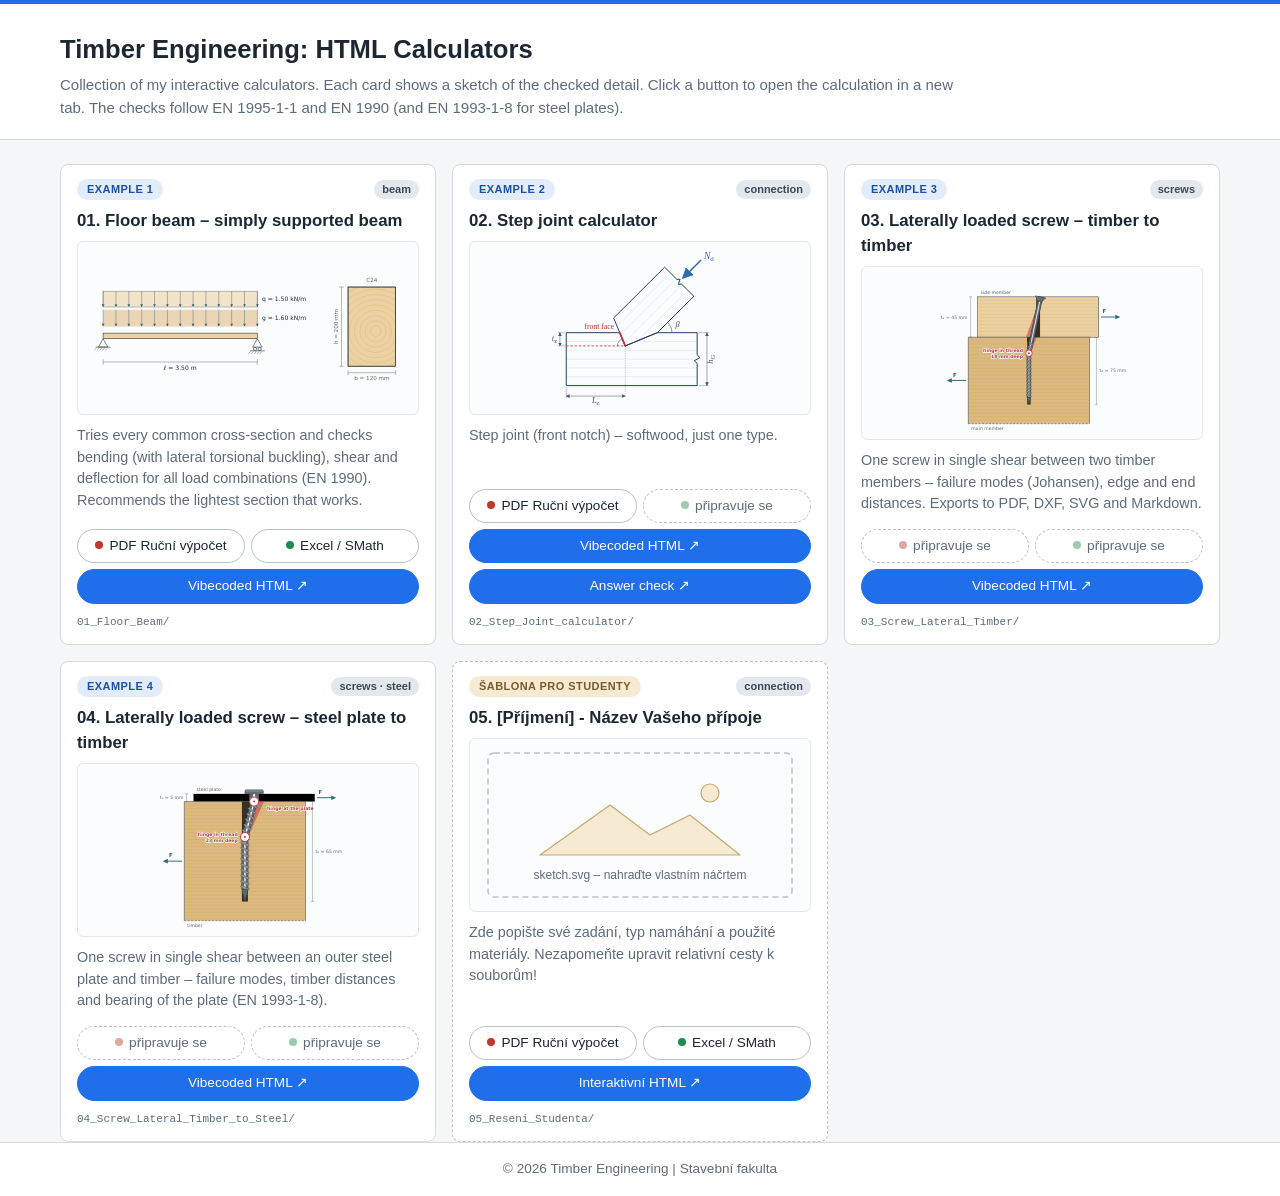
<file: index.html>
<!DOCTYPE html>
<html lang="cs">
<head>
    <meta charset="UTF-8">
    <meta name="viewport" content="width=device-width, initial-scale=1.0">
    <title>Timber Engineering - Databáze přípojů</title>
    <link rel="stylesheet" href="./assets/style.css">
</head>
<body>
    <header class="page-head">
        <div class="container">
            <h1>Timber Engineering: HTML Calculators</h1>
            <p class="intro">Collection of my interactive calculators. Each card shows a sketch of the checked detail. Click a button to open the calculation in a new tab. The checks follow EN 1995-1-1 and EN 1990 (and EN 1993-1-8 for steel plates).</p>
        </div>
    </header>

    <main class="container">
        <section class="grid">

            <!-- EXAMPLE 1: Floor beam – simply supported beam, choice of the cross-section -->
            <article class="card">
                <div class="card-head">
                    <span class="card-badge">Example 1</span>
                    <span class="card-tag">beam</span>
                </div>
                <h2>01. Floor beam – simply supported beam</h2>
                <figure class="sketch">
                    <img src="./01_Floor_Beam/sketch.svg" alt="Sketch: simply supported floor beam with loads and the cross-section">
                </figure>
                <p>Tries every common cross-section and checks bending (with lateral torsional buckling), shear and deflection for all load combinations (EN 1990). Recommends the lightest section that works.</p>
                <div class="card-links">
                    <a href="./01_Floor_Beam/floor-beam.pdf" target="_blank" class="btn btn-pdf">PDF Ruční výpočet</a>
                    <a href="./01_Floor_Beam/floor-beam.xlsx" class="btn btn-excel">Excel / SMath</a>
                    <a href="./01_Floor_Beam/floor-beam.html" target="_blank" class="btn btn-web">Vibecoded HTML ↗</a>
                </div>
                <div class="file">01_Floor_Beam/</div>
            </article>

            <!-- VZOR 2: Váš druhý vzorový příklad -->
            <article class="card">
                <div class="card-head">
                    <span class="card-badge">Example 2</span>
                    <span class="card-tag">connection</span>
                </div>
                <h2>02. Step joint calculator</h2>
                <figure class="sketch">
                    <img src="./02_Step_Joint_calculator/sketch.svg" alt="Sketch: step joint (front notch)">
                </figure>
                <p>Step joint (front notch) – softwood, just one type.</p>
                <div class="card-links">
                    <!-- <a href="./02_Vzor_Svornik_Smyk/zadani_a_rucni_vypocet.pdf" target="_blank" class="btn btn-pdf">PDF Ruční výpočet</a>-->
                    <!-- <a href="./02_Vzor_Svornik_Smyk/vypocet_smath.sm" class="btn btn-smath">SMath Studio</a>-->
                    <!-- <a href="./02_Vzor_Svornik_Smyk/vypocet_excel.xlsx" class="btn btn-excel">Excel šablona</a>-->
                    <a href="./02_Step_Joint_calculator/Step_Joint_calculator.pdf" target="_blank" class="btn btn-pdf">PDF Ruční výpočet</a>
                    <span class="btn btn-excel btn-soon" title="Excel / SMath – připravuje se">připravuje se</span>
                    <a href="./02_Step_Joint_calculator/Step_Joint_calculator.html" target="_blank" class="btn btn-web">Vibecoded HTML ↗</a>
                    <a href="./02_Step_Joint_calculator/TS02_Step_Joint_check.html" target="_blank" class="btn btn-web">Answer check ↗</a>
                </div>
                <div class="file">02_Step_Joint_calculator/</div>
            </article>

            <!-- EXAMPLE 3: Laterally loaded screw, timber to timber -->
            <article class="card">
                <div class="card-head">
                    <span class="card-badge">Example 3</span>
                    <span class="card-tag">screws</span>
                </div>
                <h2>03. Laterally loaded screw – timber to timber</h2>
                <figure class="sketch">
                    <img src="./03_Screw_Lateral_Timber/sketch.svg" alt="Sketch: laterally loaded screw, timber to timber">
                </figure>
                <p>One screw in single shear between two timber members – failure modes (Johansen), edge and end distances. Exports to PDF, DXF, SVG and Markdown.</p>
                <div class="card-links">
                    <span class="btn btn-pdf btn-soon" title="PDF Ruční výpočet – připravuje se">připravuje se</span>
                    <span class="btn btn-excel btn-soon" title="Excel / SMath – připravuje se">připravuje se</span>
                    <a href="./03_Screw_Lateral_Timber/screw-lateral-t2t.html" target="_blank" class="btn btn-web">Vibecoded HTML ↗</a>
                </div>
                <div class="file">03_Screw_Lateral_Timber/</div>
            </article>

            <!-- EXAMPLE 4: Laterally loaded screw, steel plate to timber -->
            <article class="card">
                <div class="card-head">
                    <span class="card-badge">Example 4</span>
                    <span class="card-tag">screws · steel</span>
                </div>
                <h2>04. Laterally loaded screw – steel plate to timber</h2>
                <figure class="sketch">
                    <img src="./04_Screw_Lateral_Timber_to_Steel/sketch.svg" alt="Sketch: laterally loaded screw, steel plate to timber">
                </figure>
                <p>One screw in single shear between an outer steel plate and timber – failure modes, timber distances and bearing of the plate (EN 1993-1-8).</p>
                <div class="card-links">
                    <span class="btn btn-pdf btn-soon" title="PDF Ruční výpočet – připravuje se">připravuje se</span>
                    <span class="btn btn-excel btn-soon" title="Excel / SMath – připravuje se">připravuje se</span>
                    <a href="./04_Screw_Lateral_Timber_to_Steel/screw-lateral-s2t.html" target="_blank" class="btn btn-web">Vibecoded HTML ↗</a>
                </div>
                <div class="file">04_Screw_Lateral_Timber_to_Steel/</div>
            </article>

            <!-- ŠABLONA PRO STUDENTY: Zde si studenti zkopírují kartu pro svůj úkol -->
            <!-- Náčrt: uložte vlastní sketch.svg do své složky a změňte cestu u <img src="..."> -->
            <article class="card student-template">
                <div class="card-head">
                    <span class="card-badge student-badge">Šablona pro studenty</span>
                    <span class="card-tag">connection</span>
                </div>
                <h2>05. [Příjmení] - Název Vašeho přípoje</h2>
                <figure class="sketch">
                    <img src="./assets/sketch_placeholder.svg" alt="Náčrt přípoje">
                    <!-- <img src="./05_Reseni_Studenta/sketch.svg" alt="Náčrt přípoje"> -->
                </figure>
                <p>Zde popište své zadání, typ namáhání a použité materiály. Nezapomeňte upravit relativní cesty k souborům!</p>
                <div class="card-links">
                    <a href="./05_Reseni_Studenta/rucni_vypocet.pdf" target="_blank" class="btn btn-pdf">PDF Ruční výpočet</a>
                    <a href="./05_Reseni_Studenta/vypocet.xlsx" class="btn btn-excel">Excel / SMath</a>
                    <a href="./05_Reseni_Studenta/interaktivni_posudek.html" target="_blank" class="btn btn-web">Interaktivní HTML ↗</a>
                </div>
                <div class="file">05_Reseni_Studenta/</div>
            </article>

        </section>
    </main>

    <footer>
        <div class="container">
            <p>&copy; 2026 Timber Engineering | Stavební fakulta</p>
        </div>
    </footer>
</body>
</html>
</file>
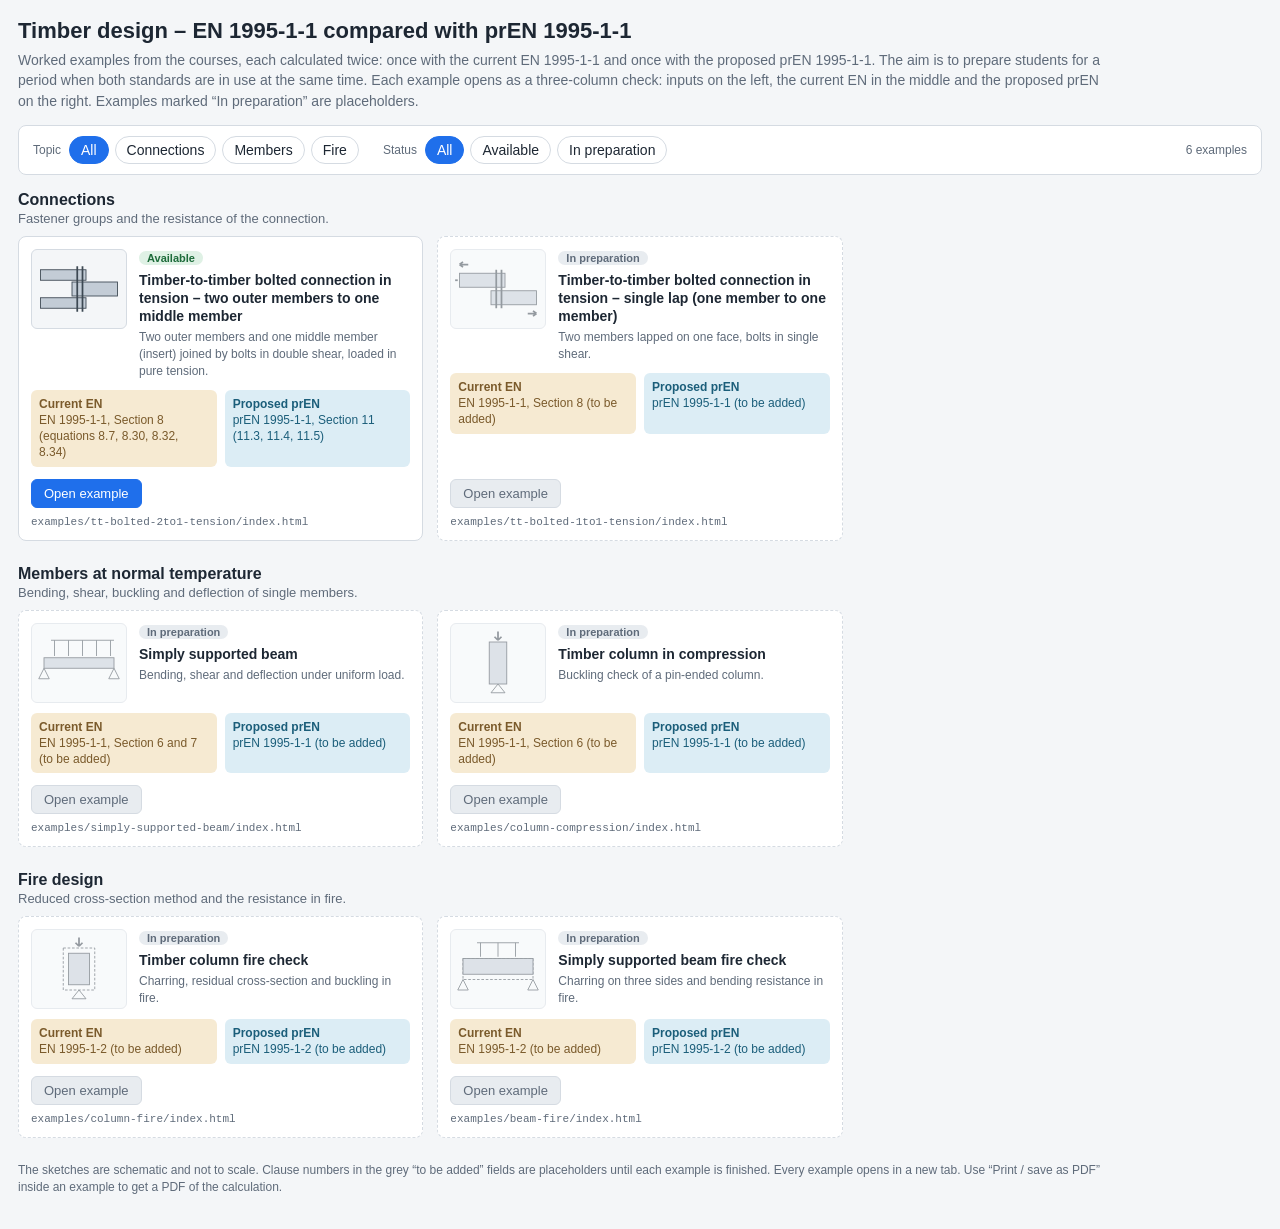
<file: entopren/index.html>
<!DOCTYPE html>
<html lang="en">
<head>
<meta charset="utf-8">
<meta name="viewport" content="width=device-width, initial-scale=1">
<title>Timber design – EN 1995-1-1 vs prEN 1995-1-1 – Worked examples</title>
<style>
:root{
  --bg:#f4f6f8;--card:#fff;--ink:#1d2733;--mute:#5f6b7a;--line:#d5dbe2;--acc:#1f6feb;
  --en:#7a5a2b;--en-bg:#f6ead2;--pren:#1b5e7a;--pren-bg:#dcedf5;
  --ok:#1d6b3a;--ok-bg:#dff1e5;--soon:#5f6b7a;--soon-bg:#e8ecf0;--ico:#3d4853;--ico-soft:#c3ccd6;
}
@media (prefers-color-scheme:dark){
  :root:not([data-theme="light"]){
    --bg:#14181d;--card:#1d242c;--ink:#e6ebf0;--mute:#9aa7b5;--line:#33404d;--acc:#5b9bff;
    --en:#e8c98a;--en-bg:#3b3020;--pren:#8fd0ec;--pren-bg:#1c3441;
    --ok:#7fd9a0;--ok-bg:#1d3a28;--soon:#9aa7b5;--soon-bg:#28313b;--ico:#c9d3de;--ico-soft:#4a5866;
  }
}
*{box-sizing:border-box}
html{scroll-padding-top:70px}
body{margin:0;font-family:"Segoe UI",Roboto,Helvetica,Arial,sans-serif;background:var(--bg);color:var(--ink);font-size:14px}
.wrap{max-width:1500px;margin:0 auto;padding:18px}
h1{font-size:22px;margin:0 0 6px}
.intro{color:var(--mute);margin:0 0 14px;max-width:1100px;line-height:1.45}

.toolbar{display:flex;flex-wrap:wrap;gap:10px 24px;align-items:center;background:var(--card);border:1px solid var(--line);border-radius:8px;padding:10px 14px;margin-bottom:16px;position:sticky;top:0;z-index:5}
.seg{display:flex;align-items:center;gap:6px;flex-wrap:wrap}
.seg .lbl{color:var(--mute);font-size:12px;margin-right:2px}
.seg button{font:inherit;padding:5px 11px;border:1px solid var(--line);border-radius:999px;background:var(--card);color:var(--ink);cursor:pointer}
.seg button:hover{border-color:var(--acc)}
.seg button[aria-pressed="true"]{background:var(--acc);border-color:var(--acc);color:#fff}
.seg button:focus-visible{outline:2px solid var(--acc);outline-offset:2px}
.count{margin-left:auto;color:var(--mute);font-size:12px}

section.grp{margin-bottom:24px}
section.grp>h2{font-size:16px;margin:0 0 2px}
section.grp>p{margin:0 0 10px;color:var(--mute);font-size:13px}
.grid{display:grid;grid-template-columns:repeat(auto-fill,minmax(min(360px,100%),1fr));gap:14px}

.ex{display:flex;flex-direction:column;background:var(--card);border:1px solid var(--line);border-radius:8px;padding:12px;min-width:0}
.ex.ready{transition:border-color .15s,box-shadow .15s}
.ex.ready:hover,.ex.ready:focus-within{border-color:var(--acc);box-shadow:0 4px 14px rgba(31,111,235,.15)}
.ex.soon{border-style:dashed}
.ex.soon .ico{opacity:.55}
.top{display:flex;gap:12px;align-items:flex-start}
.ico{flex:0 0 96px;height:80px;background:var(--bg);border:1px solid var(--line);border-radius:6px;color:var(--ico);padding:4px}
.ico svg{width:100%;height:100%;display:block}
.ex h3{font-size:14px;margin:0 0 4px;line-height:1.3}
.ex .sub{color:var(--mute);font-size:12px;line-height:1.4;margin:0}
.status{display:inline-block;font-size:11px;font-weight:600;padding:1px 8px;border-radius:999px;margin-bottom:6px}
.status.ready{background:var(--ok-bg);color:var(--ok)}
.status.soon{background:var(--soon-bg);color:var(--soon)}

.refs{display:grid;grid-template-columns:1fr 1fr;gap:8px;margin:10px 0 0}
.ref{border-radius:6px;padding:6px 8px;font-size:12px;line-height:1.35;min-width:0}
.ref b{display:block;font-size:12px}
.ref span{display:block;overflow-wrap:anywhere}
.ref.en{background:var(--en-bg);color:var(--en)}
.ref.pren{background:var(--pren-bg);color:var(--pren)}

.course{color:var(--mute);font-size:12px;margin-top:10px}
.actions{display:flex;flex-wrap:wrap;gap:8px;margin-top:auto;padding-top:12px}
.btn{font:inherit;font-size:13px;padding:6px 12px;border-radius:6px;border:1px solid var(--acc);background:var(--acc);color:#fff;text-decoration:none;display:inline-block}
.btn.alt{background:var(--card);color:var(--acc)}
.btn:hover{filter:brightness(1.08)}
.btn:focus-visible{outline:2px solid var(--acc);outline-offset:2px}
.btn[aria-disabled="true"]{background:var(--soon-bg);border-color:var(--line);color:var(--soon);cursor:not-allowed;filter:none}
.file{font-family:Consolas,Menlo,monospace;font-size:11px;color:var(--mute);margin-top:8px;overflow-wrap:anywhere}

.empty{color:var(--mute);padding:20px 0}
.note{font-size:12px;color:var(--mute);line-height:1.45;margin-top:6px;max-width:1100px}
</style>
</head>
<body>
<div class="wrap">
<h1>Timber design – EN 1995-1-1 compared with prEN 1995-1-1</h1>
<p class="intro">Worked examples from the courses, each calculated twice: once with the current EN 1995-1-1 and once with the proposed prEN 1995-1-1. The aim is to prepare students for a period when both standards are in use at the same time. Each example opens as a three-column check: inputs on the left, the current EN in the middle and the proposed prEN on the right. Examples marked “In preparation” are placeholders.</p>

<div class="toolbar">
 <div class="seg" id="fGrp"><span class="lbl">Topic</span>
  <button type="button" data-v="all">All</button>
  <button type="button" data-v="conn">Connections</button>
  <button type="button" data-v="mem">Members</button>
  <button type="button" data-v="fire">Fire</button>
 </div>
 <div class="seg" id="fSt"><span class="lbl">Status</span>
  <button type="button" data-v="all">All</button>
  <button type="button" data-v="ready">Available</button>
  <button type="button" data-v="soon">In preparation</button>
 </div>
 <span class="count" id="count"></span>
</div>

<div id="list"></div>

<p class="note">The sketches are schematic and not to scale. Clause numbers in the grey “to be added” fields are placeholders until each example is finished. Every example opens in a new tab. Use “Print / save as PDF” inside an example to get a PDF of the calculation.</p>
</div>

<script>
(function () {
  'use strict';

  /* ------------------------------------------------------------------
     HOW TO ADD OR ACTIVATE AN EXAMPLE
     1. Put the example into its own folder  examples/<id>/  (index.html, style.css, scripts).
     2. Change  status: 'soon'  to  status: 'ready'  below.
     3. Fill in  en  and  prEn  (clauses or equations used) and, if you like, course.
        Optional:  href: 'examples/<id>/index.html'  (default)  and  pdf: 'examples/<id>/<id>.pdf'.
     Folder layout expected on GitHub Pages:
        index.html
        examples/<id>/index.html
     ------------------------------------------------------------------ */
  var GROUPS = {
    conn: { title: 'Connections',
            sub: 'Fastener groups and the resistance of the connection.' },
    mem:  { title: 'Members at normal temperature',
            sub: 'Bending, shear, buckling and deflection of single members.' },
    fire: { title: 'Fire design',
            sub: 'Reduced cross-section method and the resistance in fire.' }
  };

  var EXAMPLES = [
    { id: 'tt-bolted-2to1-tension', grp: 'conn', status: 'ready', icon: 'tension21',
      href: 'examples/tt-bolted-2to1-tension/index.html',
      title: 'Timber-to-timber bolted connection in tension – two outer members to one middle member',
      sub: 'Two outer members and one middle member (insert) joined by bolts in double shear, loaded in pure tension.',
      en: 'EN 1995-1-1, Section 8 (equations 8.7, 8.30, 8.32, 8.34)',
      prEn: 'prEN 1995-1-1, Section 11 (11.3, 11.4, 11.5)',
      course: '' },

    { id: 'tt-bolted-1to1-tension', grp: 'conn', status: 'soon', icon: 'tension',
      title: 'Timber-to-timber bolted connection in tension – single lap (one member to one member)',
      sub: 'Two members lapped on one face, bolts in single shear.',
      en: 'EN 1995-1-1, Section 8 (to be added)',
      prEn: 'prEN 1995-1-1 (to be added)',
      course: '' },

    { id: 'simply-supported-beam', grp: 'mem', status: 'soon', icon: 'beam',
      title: 'Simply supported beam',
      sub: 'Bending, shear and deflection under uniform load.',
      en: 'EN 1995-1-1, Section 6 and 7 (to be added)',
      prEn: 'prEN 1995-1-1 (to be added)',
      course: '' },

    { id: 'column-compression', grp: 'mem', status: 'soon', icon: 'column',
      title: 'Timber column in compression',
      sub: 'Buckling check of a pin-ended column.',
      en: 'EN 1995-1-1, Section 6 (to be added)',
      prEn: 'prEN 1995-1-1 (to be added)',
      course: '' },

    { id: 'column-fire', grp: 'fire', status: 'soon', icon: 'columnFire',
      title: 'Timber column fire check',
      sub: 'Charring, residual cross-section and buckling in fire.',
      en: 'EN 1995-1-2 (to be added)',
      prEn: 'prEN 1995-1-2 (to be added)',
      course: '' },

    { id: 'beam-fire', grp: 'fire', status: 'soon', icon: 'beamFire',
      title: 'Simply supported beam fire check',
      sub: 'Charring on three sides and bending resistance in fire.',
      en: 'EN 1995-1-2 (to be added)',
      prEn: 'prEN 1995-1-2 (to be added)',
      course: '' }
  ];

  /* Small schematic pictograms. They use currentColor and a soft tone for timber. */
  var T = 'var(--ico-soft)';
  var ICONS = {
    tension21:
      '<svg viewBox="0 0 96 80" aria-hidden="true">' +
      '<rect x="4" y="18" width="52" height="12" fill="' + T + '" stroke="currentColor"/>' +
      '<rect x="4" y="50" width="52" height="12" fill="' + T + '" stroke="currentColor"/>' +
      '<rect x="40" y="32" width="52" height="16" fill="' + T + '" stroke="currentColor"/>' +
      '<g stroke="currentColor" stroke-width="2"><line x1="46" y1="14" x2="46" y2="66"/><line x1="52" y1="14" x2="52" y2="66"/></g></svg>',
    tension:
      '<svg viewBox="0 0 96 80" aria-hidden="true">' +
      '<rect x="4" y="22" width="52" height="16" fill="' + T + '" stroke="currentColor"/>' +
      '<rect x="40" y="42" width="52" height="16" fill="' + T + '" stroke="currentColor"/>' +
      '<g stroke="currentColor" stroke-width="2"><line x1="46" y1="18" x2="46" y2="62"/><line x1="52" y1="18" x2="52" y2="62"/></g>' +
      '<g stroke="currentColor" stroke-width="2" fill="currentColor"><line x1="2" y1="30" x2="-1" y2="30"/>' +
      '<path d="M14 12 L4 12 M4 12 L8 9 M4 12 L8 15" fill="none"/><path d="M82 68 L92 68 M92 68 L88 65 M92 68 L88 71" fill="none"/></g></svg>',
    beam:
      '<svg viewBox="0 0 96 80" aria-hidden="true">' +
      '<rect x="8" y="34" width="80" height="12" fill="' + T + '" stroke="currentColor"/>' +
      '<path d="M8 46 L2 58 L14 58 Z M88 46 L82 58 L94 58 Z" fill="none" stroke="currentColor"/>' +
      '<g stroke="currentColor"><line x1="20" y1="14" x2="20" y2="32"/><line x1="36" y1="14" x2="36" y2="32"/><line x1="52" y1="14" x2="52" y2="32"/><line x1="68" y1="14" x2="68" y2="32"/><line x1="84" y1="14" x2="84" y2="32"/><line x1="16" y1="14" x2="88" y2="14"/></g></svg>',
    column:
      '<svg viewBox="0 0 96 80" aria-hidden="true">' +
      '<rect x="38" y="16" width="20" height="48" fill="' + T + '" stroke="currentColor"/>' +
      '<path d="M48 4 L48 14 M48 14 L44 10 M48 14 L52 10" fill="none" stroke="currentColor" stroke-width="2"/>' +
      '<path d="M48 64 L40 74 L56 74 Z" fill="none" stroke="currentColor"/></svg>',
    columnFire:
      '<svg viewBox="0 0 96 80" aria-hidden="true">' +
      '<rect x="30" y="16" width="36" height="48" fill="none" stroke="currentColor" stroke-dasharray="3 2"/>' +
      '<rect x="36" y="22" width="24" height="36" fill="' + T + '" stroke="currentColor"/>' +
      '<path d="M48 4 L48 14 M48 14 L44 10 M48 14 L52 10" fill="none" stroke="currentColor" stroke-width="2"/>' +
      '<path d="M48 64 L40 74 L56 74 Z" fill="none" stroke="currentColor"/></svg>',
    beamFire:
      '<svg viewBox="0 0 96 80" aria-hidden="true">' +
      '<rect x="8" y="28" width="80" height="24" fill="none" stroke="currentColor" stroke-dasharray="3 2"/>' +
      '<rect x="8" y="28" width="80" height="18" fill="' + T + '" stroke="currentColor"/>' +
      '<path d="M8 52 L2 64 L14 64 Z M88 52 L82 64 L94 64 Z" fill="none" stroke="currentColor"/>' +
      '<g stroke="currentColor"><line x1="28" y1="10" x2="28" y2="26"/><line x1="48" y1="10" x2="48" y2="26"/><line x1="68" y1="10" x2="68" y2="26"/><line x1="24" y1="10" x2="72" y2="10"/></g></svg>'
  };

  function esc(s) {
    return String(s).replace(/[&<>"]/g, function (ch) {
      return { '&': '&amp;', '<': '&lt;', '>': '&gt;', '"': '&quot;' }[ch];
    });
  }

  function card(e) {
    var ready = e.status === 'ready';
    var href = e.href || ('examples/' + e.id + '/index.html');
    var html = '<article class="ex ' + e.status + '">' +
      '<div class="top"><div class="ico">' + (ICONS[e.icon] || '') + '</div><div>' +
      '<span class="status ' + e.status + '">' + (ready ? 'Available' : 'In preparation') + '</span>' +
      '<h3>' + esc(e.title) + '</h3><p class="sub">' + esc(e.sub) + '</p></div></div>' +
      '<div class="refs">' +
      '<div class="ref en"><b>Current EN</b><span>' + esc(e.en) + '</span></div>' +
      '<div class="ref pren"><b>Proposed prEN</b><span>' + esc(e.prEn) + '</span></div></div>';
    if (e.course) html += '<div class="course">Course: ' + esc(e.course) + '</div>';
    html += '<div class="actions">';
    if (ready) {
      html += '<a class="btn" href="' + esc(href) + '" target="_blank" rel="noopener" ' +
        'aria-label="Open worked example: ' + esc(e.title) + ' (new tab)">Open example</a>';
      if (e.pdf) html += '<a class="btn alt" href="' + esc(e.pdf) + '" target="_blank" rel="noopener" ' +
        'aria-label="Open PDF: ' + esc(e.title) + ' (new tab)">PDF</a>';
    } else {
      html += '<span class="btn" role="link" aria-disabled="true">Open example</span>';
    }
    html += '</div><div class="file">' + esc(href) + '</div></article>';
    return html;
  }

  var state = { grp: 'all', st: 'all' };
  try {
    var saved = JSON.parse(localStorage.getItem('enPrenChooser') || '{}');
    if (saved.grp) state.grp = saved.grp;
    if (saved.st) state.st = saved.st;
  } catch (err) {}

  var list = document.getElementById('list'), count = document.getElementById('count');

  function render() {
    var html = '', n = 0;
    Object.keys(GROUPS).forEach(function (g) {
      if (state.grp !== 'all' && state.grp !== g) return;
      var items = EXAMPLES.filter(function (e) {
        return e.grp === g && (state.st === 'all' || e.status === state.st);
      });
      if (!items.length) return;
      html += '<section class="grp"><h2>' + GROUPS[g].title + '</h2><p>' + GROUPS[g].sub + '</p><div class="grid">';
      items.forEach(function (e) { n++; html += card(e); });
      html += '</div></section>';
    });
    list.innerHTML = html || '<p class="empty">No example matches this combination. Choose “All” in one of the filters.</p>';
    count.textContent = n + (n === 1 ? ' example' : ' examples');
    [['fGrp', 'grp'], ['fSt', 'st']].forEach(function (p) {
      document.querySelectorAll('#' + p[0] + ' button').forEach(function (b) {
        b.setAttribute('aria-pressed', String(b.dataset.v === state[p[1]]));
      });
    });
    try { localStorage.setItem('enPrenChooser', JSON.stringify(state)); } catch (err) {}
  }

  [['fGrp', 'grp'], ['fSt', 'st']].forEach(function (p) {
    document.getElementById(p[0]).addEventListener('click', function (ev) {
      var b = ev.target.closest('button');
      if (!b) return;
      state[p[1]] = b.dataset.v;
      render();
    });
  });

  render();
})();
</script>
</body>
</html>
</file>
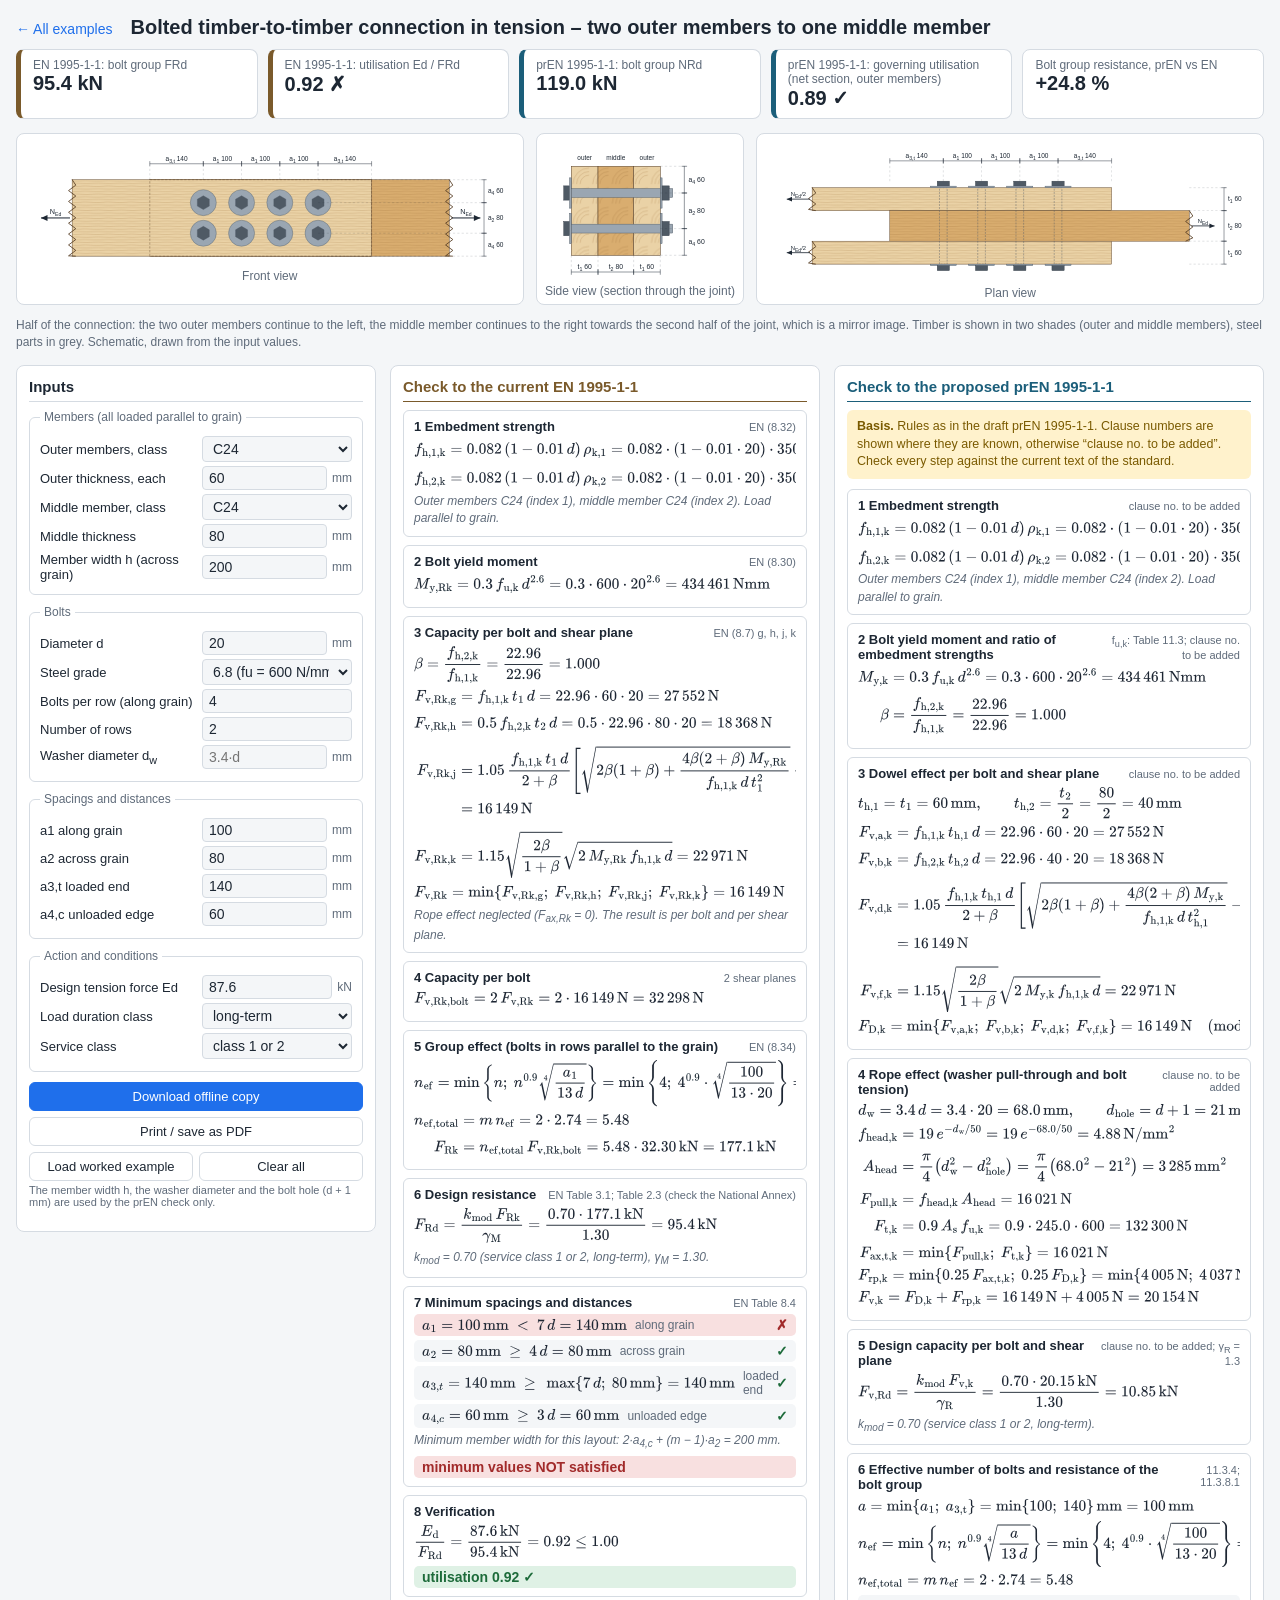
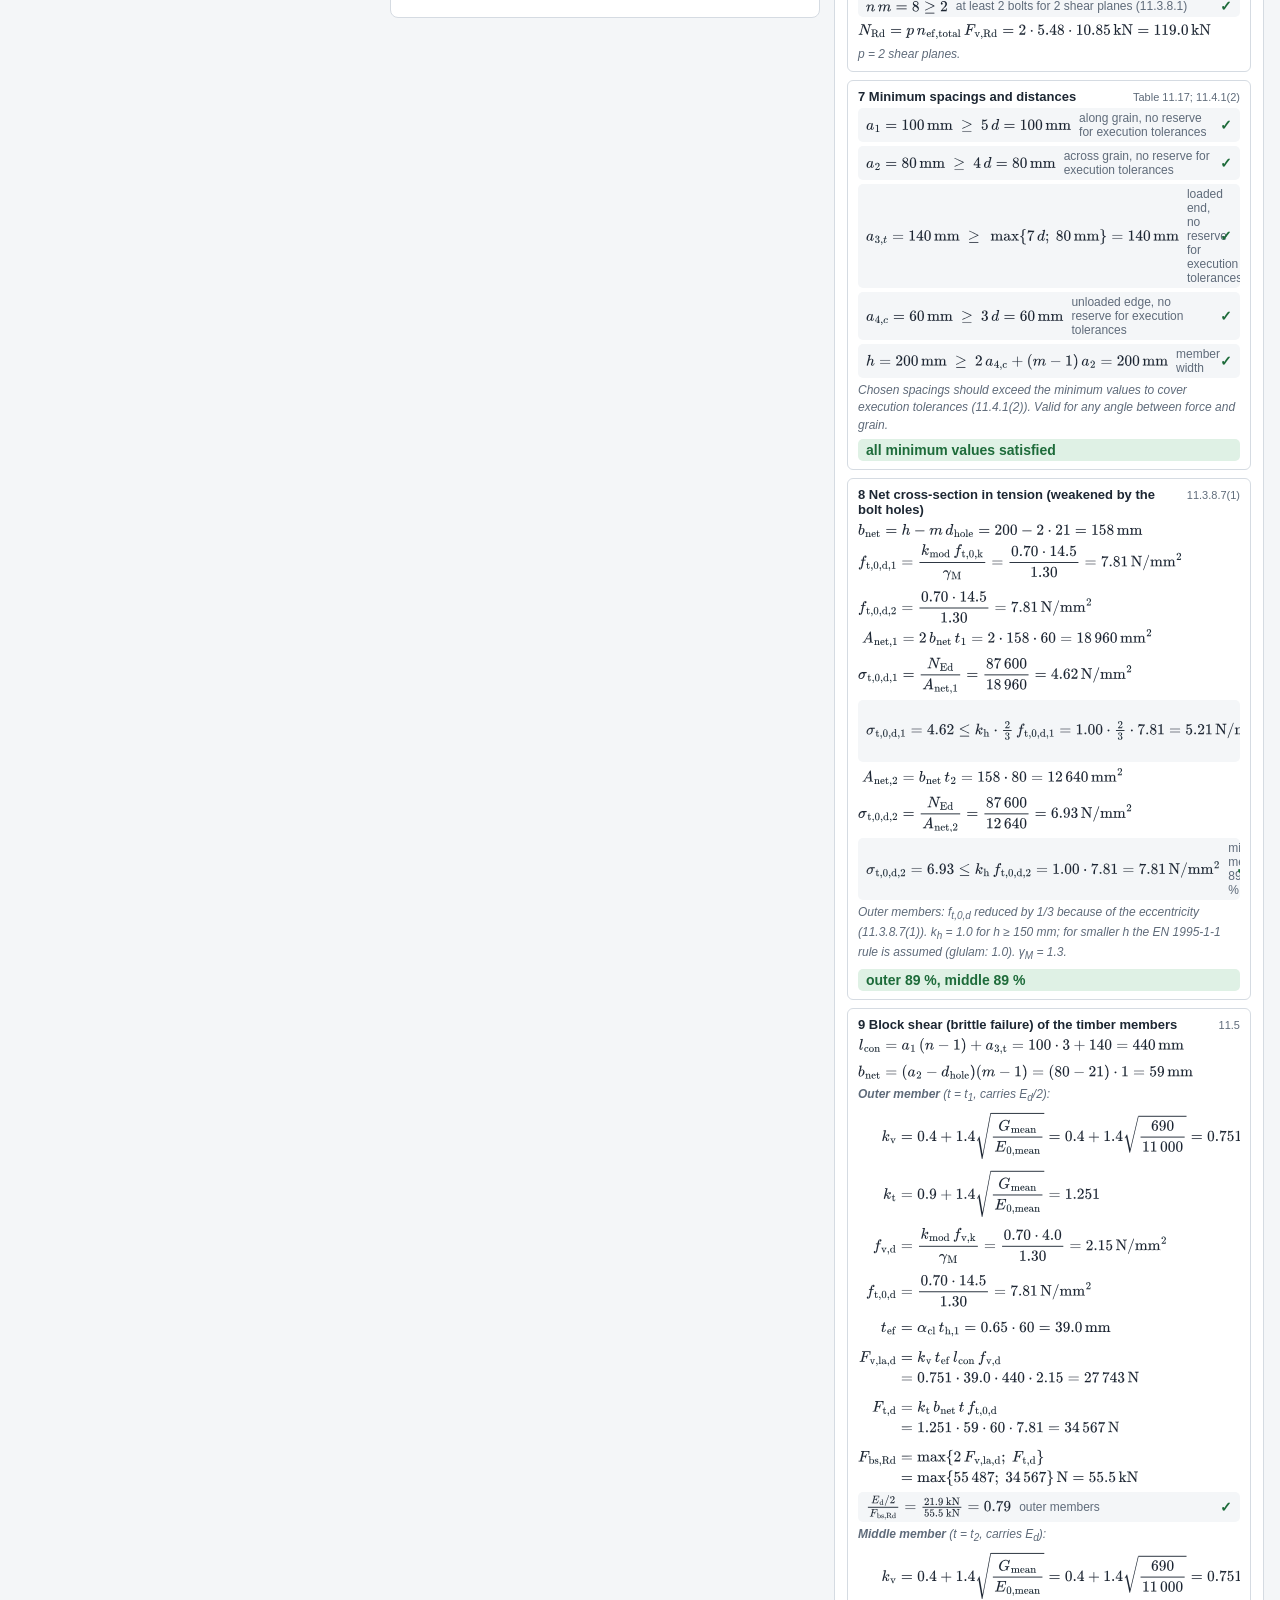
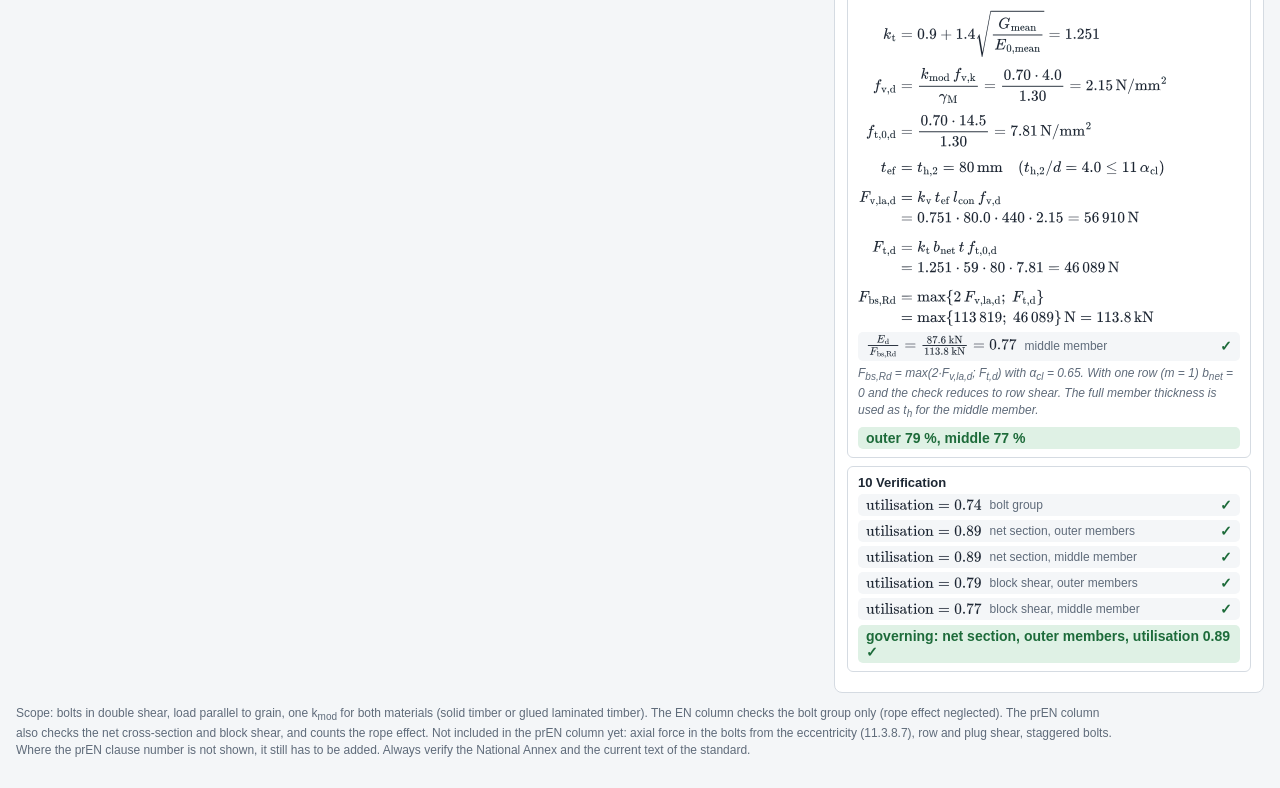
<file: entopren/examples/tt-bolted-2to1-tension/index.html>
<!DOCTYPE html>
<html lang="en">
<head>
<meta charset="utf-8">
<meta name="viewport" content="width=device-width, initial-scale=1">
<title>Bolted timber connection in tension, two outer members to one middle member – EN vs prEN</title>
<link rel="stylesheet" href="style.css">
</head>
<body>
<div class="wrap">
 <div class="head">
  <a href="../../index.html">← All examples</a>
  <h1>Bolted timber-to-timber connection in tension – two outer members to one middle member</h1>
 </div>

 <div class="summary" id="summary"></div>

 <div class="views" id="views">
  <figure><div id="vFront"></div><figcaption>Front view</figcaption></figure>
  <figure><div id="vSide"></div><figcaption>Side view (section through the joint)</figcaption></figure>
  <figure><div id="vPlan"></div><figcaption>Plan view</figcaption></figure>
  <p class="vnote">Half of the connection: the two outer members continue to the left, the middle member continues to the right towards the second half of the joint, which is a mirror image. Timber is shown in two shades (outer and middle members), steel parts in grey. Schematic, drawn from the input values.</p>
 </div>

 <div class="cols">
  <!-- LEFT: inputs -->
  <div class="col c-in">
   <h2>Inputs</h2>
   <fieldset><legend>Members (all loaded parallel to grain)</legend>
    <div class="row"><label for="cls1">Outer members, class</label><select id="cls1"></select></div>
    <div class="row"><label for="t1">Outer thickness, each</label><div><input id="t1" type="number" min="10" step="1"> <span class="u">mm</span></div></div>
    <div class="row"><label for="cls2">Middle member, class</label><select id="cls2"></select></div>
    <div class="row"><label for="t2">Middle thickness</label><div><input id="t2" type="number" min="10" step="1"> <span class="u">mm</span></div></div>
    <div class="row"><label for="h">Member width h (across grain)</label><div><input id="h" type="number" min="20" step="1"> <span class="u">mm</span></div></div>
   </fieldset>
   <fieldset><legend>Bolts</legend>
    <div class="row"><label for="d">Diameter d</label><div><input id="d" type="number" min="6" max="30" step="1"> <span class="u">mm</span></div></div>
    <div class="row"><label for="steel">Steel grade</label><select id="steel"></select></div>
    <div class="row"><label for="n">Bolts per row (along grain)</label><input id="n" type="number" min="1" step="1"></div>
    <div class="row"><label for="m">Number of rows</label><input id="m" type="number" min="1" step="1"></div>
    <div class="row"><label for="dw">Washer diameter d<sub>w</sub></label><div><input id="dw" type="number" min="0" step="1" placeholder="3.4·d"> <span class="u">mm</span></div></div>
   </fieldset>
   <fieldset><legend>Spacings and distances</legend>
    <div class="row"><label for="a1">a1 along grain</label><div><input id="a1" type="number" min="0" step="1"> <span class="u">mm</span></div></div>
    <div class="row"><label for="a2">a2 across grain</label><div><input id="a2" type="number" min="0" step="1"> <span class="u">mm</span></div></div>
    <div class="row"><label for="a3">a3,t loaded end</label><div><input id="a3" type="number" min="0" step="1"> <span class="u">mm</span></div></div>
    <div class="row"><label for="a4">a4,c unloaded edge</label><div><input id="a4" type="number" min="0" step="1"> <span class="u">mm</span></div></div>
   </fieldset>
   <fieldset><legend>Action and conditions</legend>
    <div class="row"><label for="Ed">Design tension force Ed</label><div><input id="Ed" type="number" min="0" step="1"> <span class="u">kN</span></div></div>
    <div class="row"><label for="ld">Load duration class</label><select id="ld"></select></div>
    <div class="row"><label for="sc">Service class</label><select id="sc"></select></div>
   </fieldset>
   <div class="toolbar">
    <button type="button" class="primary wide" id="btnSave">Download offline copy</button>
    <button type="button" class="wide" id="btnPrint">Print / save as PDF</button>
    <button type="button" id="btnExample">Load worked example</button>
    <button type="button" id="btnClear">Clear all</button>
   </div>
   <p class="cap" id="saveMsg"></p>
   <p class="cap">The member width h, the washer diameter and the bolt hole (d + 1 mm) are used by the prEN check only.</p>
  </div>

  <!-- MIDDLE: EN -->
  <div class="col c-en">
   <h2>Check to the current EN 1995-1-1</h2>
   <div id="outEN"></div>
  </div>

  <!-- RIGHT: prEN -->
  <div class="col c-pren">
   <h2>Check to the proposed prEN 1995-1-1</h2>
   <div class="banner" id="bannerPren"></div>
   <div id="outPREN"></div>
  </div>
 </div>

 <p class="note">Scope: bolts in double shear, load parallel to grain, one k<sub>mod</sub> for both materials (solid timber or glued laminated timber). The EN column checks the bolt group only (rope effect neglected). The prEN column also checks the net cross-section and block shear, and counts the rope effect. Not included in the prEN column yet: axial force in the bolts from the eccentricity (11.3.8.7), row and plug shear, staggered bolts. Where the prEN clause number is not shown, it still has to be added. Always verify the National Annex and the current text of the standard.</p>
 <p class="note" id="mjstatus"></p>
</div>

<script id="saved" type="application/json">null</script>
<script>
window.MathJax = {
  tex: { inlineMath: [['\\(', '\\)']], displayMath: [['\\[', '\\]']] },
  svg: { fontCache: 'global', scale: 0.92, displayAlign: 'left' },
  options: { enableMenu: false },
  startup: { typeset: false }
};
</script>
<!--MATHJAX-->
<script src="core.js"></script>
<script src="en.js"></script>
<script src="pren.js"></script>
<script src="views.js"></script>
<script src="math.js"></script>
<script src="offline.js"></script>
<script src="app.js"></script>
</body>
</html>
</file>
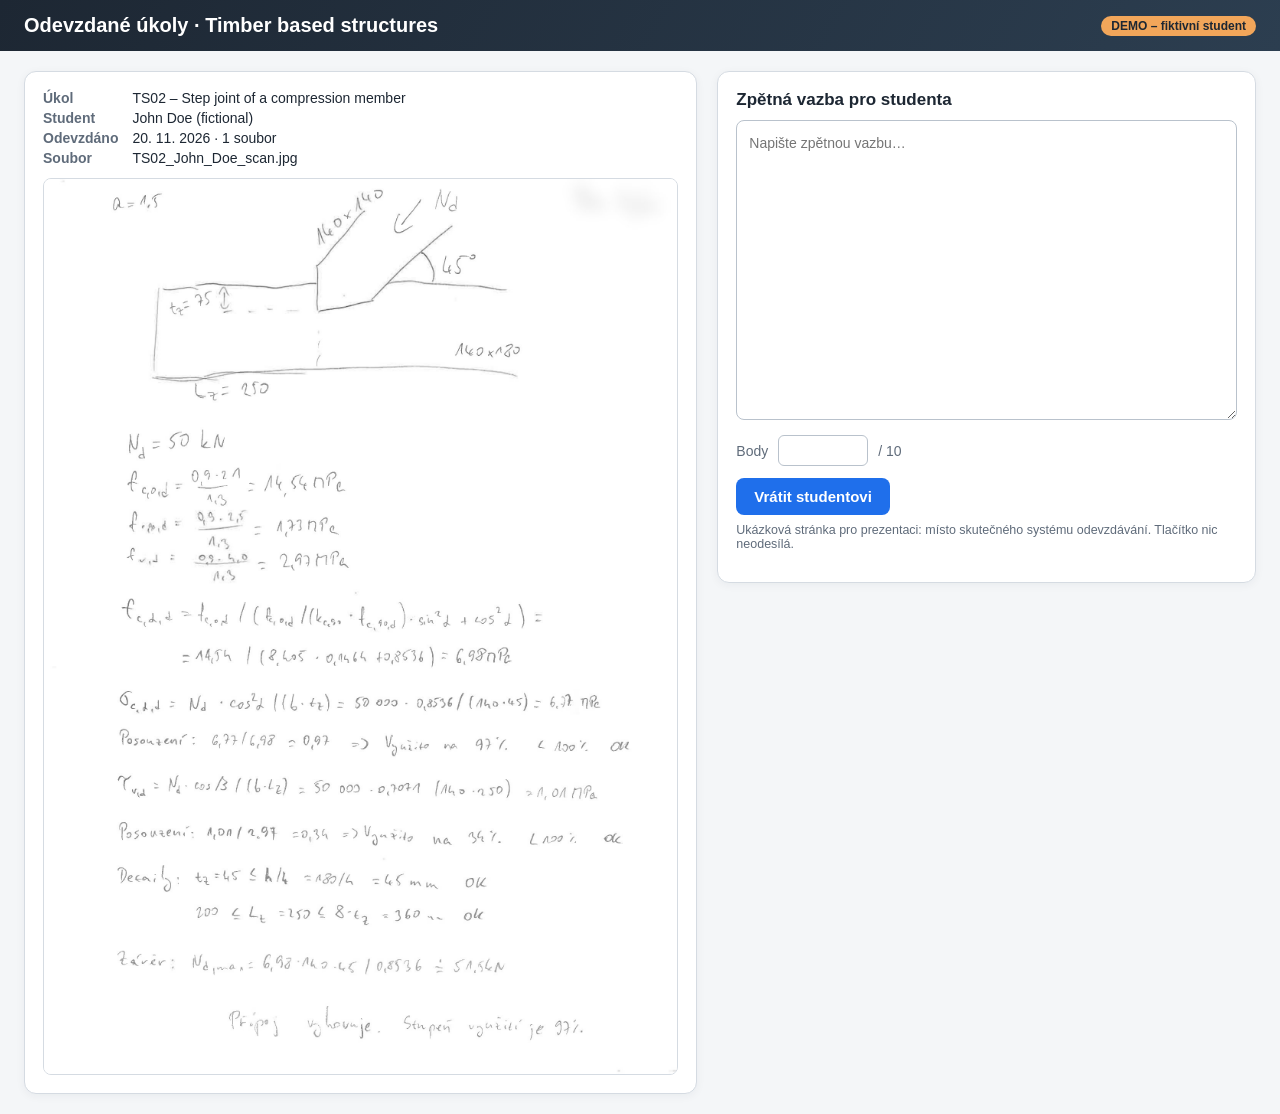
<file: demo/odevzdani.html>
<!DOCTYPE html>
<html lang="cs">
<head>
<meta charset="UTF-8">
<meta name="viewport" content="width=device-width, initial-scale=1.0">
<title>Demo – odevzdaný úkol TS02</title>
<style>
:root{--bg:#f4f6f8;--card:#fff;--ink:#1d2733;--mute:#5f6b7a;--line:#d5dbe2;--acc:#1f6feb;--ok:#1e7d45}
*{box-sizing:border-box}
body{margin:0;font-family:"Segoe UI",Roboto,Helvetica,Arial,sans-serif;background:var(--bg);color:var(--ink);font-size:15px}
header{background:linear-gradient(120deg,#1d2733,#2c3e50);color:#fff;padding:14px 24px;display:flex;justify-content:space-between;align-items:center}
header h1{margin:0;font-size:20px}
.demo{font-size:12px;background:#f2a65a;color:#1d2733;font-weight:700;padding:3px 10px;border-radius:999px}
main{display:grid;grid-template-columns:minmax(0,1.25fr) minmax(360px,1fr);gap:20px;padding:20px 24px;max-width:1700px;margin:0 auto}
.card{background:var(--card);border:1px solid var(--line);border-radius:12px;padding:18px;box-shadow:0 2px 10px rgba(29,39,51,.05)}
.meta{display:grid;grid-template-columns:auto 1fr;gap:4px 14px;font-size:14px;margin-bottom:12px}
.meta b{color:var(--mute);font-weight:600}
.scan{width:100%;border:1px solid var(--line);border-radius:8px;background:#fff;display:block}
h2{font-size:17px;margin:0 0 10px}
textarea{width:100%;min-height:300px;font:inherit;font-size:14px;line-height:1.5;padding:12px;border:1px solid #b9c2cc;border-radius:8px;resize:vertical}
.row{display:flex;gap:10px;align-items:center;margin-top:12px;flex-wrap:wrap}
label{font-size:14px;color:var(--mute)}
input[type=number]{width:90px;font:inherit;padding:6px 8px;border:1px solid #b9c2cc;border-radius:6px}
button{font:inherit;font-weight:600;border:0;border-radius:8px;padding:10px 18px;cursor:pointer;background:var(--acc);color:#fff}
button:disabled{background:#9aa3ad;cursor:default}
.sent{display:none;margin-top:14px;padding:12px 14px;border-radius:8px;background:#e7f5ec;color:var(--ok);font-weight:600}
.hint{font-size:12.5px;color:var(--mute);margin-top:8px}
.sticky{position:sticky;top:20px}
</style>
</head>
<body>
<header><h1>Odevzdané úkoly · Timber based structures</h1><span class="demo">DEMO – fiktivní student</span></header>
<main>
<section class="card">
<div class="meta">
<b>Úkol</b><span>TS02 – Step joint of a compression member</span>
<b>Student</b><span>John Doe (fictional)</span>
<b>Odevzdáno</b><span>20. 11. 2026 · 1 soubor</span>
<b>Soubor</b><span>TS02_John_Doe_scan.jpg</span>
</div>
<img class="scan" src="TS02_John_Doe_scan.jpg" alt="Sken ručně psaného řešení TS02">
</section>
<section>
<div class="card sticky">
<h2>Zpětná vazba pro studenta</h2>
<textarea id="fb" placeholder="Napište zpětnou vazbu…"></textarea>
<div class="row"><label for="pts">Body</label><input id="pts" type="number" min="0" max="10" step="0.5"><label>/ 10</label></div>
<div class="row"><button id="send">Vrátit studentovi</button></div>
<div class="sent" id="sent">Hodnocení vráceno studentovi (demo – nic se neodesílá).</div>
<p class="hint">Ukázková stránka pro prezentaci: místo skutečného systému odevzdávání. Tlačítko nic neodesílá.</p>
</div>
</section>
</main>
<script>
document.getElementById('send').addEventListener('click', function(){
  this.disabled = true; this.textContent = 'Vráceno';
  document.getElementById('fb').readOnly = true;
  document.getElementById('sent').style.display = 'block';
});
</script>
</body>
</html>
</file>
<file: assets/style.css>
/* Timber Engineering – HTML Calculators
   Calm, light style: grey background, white cards, one blue accent. */
:root {
    --bg: #f4f6f8;          /* page background */
    --card: #ffffff;        /* card background */
    --ink: #1d2733;         /* main text */
    --mute: #5f6b7a;        /* secondary text */
    --line: #d5dbe2;        /* borders */
    --acc: #1f6feb;         /* accent (links, hover) */
    --wood-bg: #f6ead2;     /* timber tone */
    --wood-ink: #7a5a2b;
}

* {
    box-sizing: border-box;
    margin: 0;
    padding: 0;
}

body {
    font-family: "Segoe UI", Roboto, Helvetica, Arial, sans-serif;
    background: var(--bg);
    color: var(--ink);
    font-size: 15px;
    line-height: 1.5;
    display: flex;
    flex-direction: column;
    min-height: 100vh;
}

.container {
    max-width: 1200px;
    margin: 0 auto;
    padding: 0 20px;
    width: 100%;
}

/* ---------- Header ---------- */
.page-head {
    background: var(--card);
    border-bottom: 1px solid var(--line);
    border-top: 4px solid var(--acc);
    padding: 26px 0 20px;
    margin-bottom: 24px;
}

.page-head h1 {
    font-size: 1.6rem;
    margin-bottom: 6px;
}

.intro {
    color: var(--mute);
    max-width: 900px;
}

main {
    flex: 1;
    padding-bottom: 40px;
}

/* ---------- Grid of cards ---------- */
.grid {
    display: grid;
    grid-template-columns: repeat(auto-fill, minmax(min(340px, 100%), 1fr));
    gap: 16px;
}

.card {
    background: var(--card);
    border: 1px solid var(--line);
    border-radius: 8px;
    padding: 14px 16px;
    display: flex;
    flex-direction: column;
    transition: border-color .15s, box-shadow .15s, transform .15s;
}

.card:hover {
    border-color: var(--acc);
    box-shadow: 0 4px 14px rgba(31, 111, 235, .15);
    transform: translateY(-1px);
}

.card-head {
    display: flex;
    justify-content: space-between;
    align-items: center;
    margin-bottom: 8px;
}

.card-badge {
    font-size: 11px;
    font-weight: 600;
    text-transform: uppercase;
    letter-spacing: .04em;
    padding: 2px 10px;
    border-radius: 999px;
    background: #e3ecfb;
    color: #1d4fa8;
}

.student-badge {
    background: var(--wood-bg);
    color: var(--wood-ink);
}

.card-tag {
    font-size: 11px;
    font-weight: 600;
    padding: 1px 8px;
    border-radius: 999px;
    background: #e3e8ee;
    color: #3d4853;
}

.student-template {
    border-style: dashed;
    border-color: #b9c2cc;
}

.card h2 {
    font-size: 1.05rem;
    margin-bottom: 8px;
}

/* ---------- Sketch (separate .svg file) ---------- */
.sketch {
    background: #fbfcfd;
    border: 1px solid #e3e8ee;
    border-radius: 6px;
    padding: 6px;
    margin-bottom: 10px;
}

.sketch img {
    display: block;
    width: 100%;
    height: 160px;
    object-fit: contain;
}

.card p {
    font-size: 0.9rem;
    color: var(--mute);
    margin-bottom: 14px;
    flex-grow: 1;
}

/* ---------- Buttons ---------- */
.card-links {
    display: flex;
    flex-wrap: wrap;
    gap: 6px;
}

.btn {
    flex: 1 1 auto;
    text-align: center;
    padding: 6px 12px;
    border: 1px solid #b9c2cc;
    border-radius: 999px;
    background: #fff;
    color: var(--ink);
    font-size: 0.85rem;
    font-weight: 500;
    text-decoration: none;
    white-space: nowrap;
    transition: background .15s, border-color .15s, color .15s;
}

.btn:hover {
    background: #eef3fb;
    border-color: var(--acc);
}

/* main action = filled accent button */
.btn-web {
    background: var(--acc);
    border-color: var(--acc);
    color: #fff;
}

.btn-web:hover {
    background: #1a5fd0;
    border-color: #1a5fd0;
}

/* small colour dot = file type */
.btn-pdf::before, .btn-excel::before, .btn-smath::before {
    content: "";
    display: inline-block;
    width: 8px;
    height: 8px;
    border-radius: 50%;
    margin-right: 6px;
    vertical-align: 1px;
}
.btn-pdf::before   { background: #c0392b; }
.btn-excel::before { background: #1e8e4e; }
.btn-smath::before { background: #5b5fc7; }

.btn-soon {
    color: var(--mute);
    border-style: dashed;
    cursor: default;
}

.btn-soon:hover {
    background: #fff;
    border-color: #b9c2cc;
}

/* fixed layout of the buttons: PDF and Excel/SMath side by side, HTML on its own row */
.btn-pdf, .btn-excel, .btn-smath { flex: 1 1 0; min-width: 0; }
.btn-web { flex-basis: 100%; }

/* placeholder of a file type: keep the coloured dot, but faded */
.btn-soon::before { opacity: .45; }

.file {
    font-family: Consolas, Menlo, monospace;
    font-size: 11px;
    color: var(--mute);
    margin-top: 10px;
    word-break: break-all;
}

/* ---------- Footer ---------- */
footer {
    background: var(--card);
    border-top: 1px solid var(--line);
    color: var(--mute);
    text-align: center;
    padding: 16px 0;
    font-size: 0.85rem;
    margin-top: auto;
}
</file>
<file: entopren/examples/tt-bolted-2to1-tension/style.css>
:root{
  --bg:#f4f6f8;--card:#fff;--ink:#1d2733;--mute:#5f6b7a;--line:#d5dbe2;--acc:#1f6feb;
  --en:#7a5a2b;--en-bg:#f6ead2;--pren:#1b5e7a;--pren-bg:#dcedf5;
  --ok:#1d6b3a;--ok-bg:#dff1e5;--bad:#a12a2a;--bad-bg:#f8e0e0;--warn:#7a5a00;--warn-bg:#fff2cc;--soft:#c3ccd6;
}
@media (prefers-color-scheme:dark){
  :root{
    --bg:#14181d;--card:#1d242c;--ink:#e6ebf0;--mute:#9aa7b5;--line:#33404d;--acc:#5b9bff;
    --en:#e8c98a;--en-bg:#3b3020;--pren:#8fd0ec;--pren-bg:#1c3441;
    --ok:#7fd9a0;--ok-bg:#1d3a28;--bad:#f2a1a1;--bad-bg:#4a2326;--warn:#f0d98a;--warn-bg:#3d3414;--soft:#4a5866;
  }
}
*{box-sizing:border-box}
body{margin:0;font-family:"Segoe UI",Roboto,Helvetica,Arial,sans-serif;background:var(--bg);color:var(--ink);font-size:14px}
.wrap{max-width:1700px;margin:0 auto;padding:16px}
.head{display:flex;flex-wrap:wrap;gap:8px 18px;align-items:baseline;margin-bottom:10px}
.head a{color:var(--acc);text-decoration:none}
.head a:hover{text-decoration:underline}
h1{font-size:20px;margin:0}
button.t{font:inherit;font-size:13px;padding:5px 12px;border:1px solid var(--line);border-radius:6px;background:var(--card);color:var(--ink);cursor:pointer}
button.t:hover{border-color:var(--acc)}

.summary{display:grid;grid-template-columns:repeat(auto-fit,minmax(200px,1fr));gap:10px;margin-bottom:14px}
.kpi{background:var(--card);border:1px solid var(--line);border-radius:8px;padding:8px 12px}
.kpi small{display:block;color:var(--mute);font-size:12px}
.kpi b{font-size:20px}
.kpi.en{border-left:5px solid var(--en)}
.kpi.pren{border-left:5px solid var(--pren)}
.kpi .tag{font-size:11px;font-weight:600;background:var(--warn-bg);color:var(--warn);padding:1px 7px;border-radius:999px;margin-left:6px;vertical-align:2px}

.views{display:grid;grid-template-columns:minmax(0,1.7fr) minmax(0,.7fr) minmax(0,1.7fr);gap:12px;margin-bottom:14px}
.views figure{margin:0;background:var(--card);border:1px solid var(--line);border-radius:8px;padding:8px 8px 4px;min-width:0}
.views figure svg{width:100%;height:auto;display:block}
.views figcaption{font-size:12px;color:var(--mute);text-align:center;margin-top:2px}
.views .vnote{grid-column:1 / -1;margin:0;font-size:12px;color:var(--mute);line-height:1.4}
@media (max-width:1000px){.views{grid-template-columns:minmax(0,1fr)}}
.kpi small i{font-style:normal;color:var(--mute)}
.cols{display:grid;grid-template-columns:360px minmax(0,1fr) minmax(0,1fr);gap:14px;align-items:start}
@media (max-width:1250px){.cols{grid-template-columns:350px minmax(0,1fr)}.cols .c-pren{grid-column:1 / -1}}
@media (max-width:820px){.cols{grid-template-columns:minmax(0,1fr)}}
.col{background:var(--card);border:1px solid var(--line);border-radius:8px;padding:12px}
.col>h2{font-size:15px;margin:0 0 8px;padding-bottom:6px;border-bottom:1px solid var(--line)}
.c-en>h2{color:var(--en);border-bottom-color:var(--en)}
.c-pren>h2{color:var(--pren);border-bottom-color:var(--pren)}
.c-in{position:sticky;top:8px;max-height:calc(100vh - 16px);overflow:auto}
@media (max-width:820px){.c-in{position:static;max-height:none}}

fieldset{border:1px solid var(--line);border-radius:6px;margin:0 0 10px;padding:8px 10px}
legend{font-size:12px;color:var(--mute);padding:0 4px}
.row{display:grid;grid-template-columns:minmax(0,1fr) 150px;gap:6px;align-items:center;margin:4px 0}
.row label{font-size:13px}
.row>div{display:flex;gap:5px;align-items:center}
.row .u{color:var(--mute);font-size:12px;white-space:nowrap}
input,select{font:inherit;width:100%;padding:3px 6px;border:1px solid var(--line);border-radius:4px;background:var(--bg);color:var(--ink)}
input:focus-visible,select:focus-visible{outline:2px solid var(--acc);outline-offset:1px}
.plan{margin-top:6px}
.plan svg{width:100%;height:auto;display:block;background:var(--bg);border:1px solid var(--line);border-radius:6px}
.cap{font-size:11px;color:var(--mute);margin-top:3px}

.banner{background:var(--warn-bg);color:var(--warn);border-radius:6px;padding:8px 10px;font-size:12.5px;line-height:1.4;margin-bottom:10px}
.step{border:1px solid var(--line);border-radius:6px;padding:8px 10px;margin-bottom:8px}
.step.ph{border-color:var(--warn);background:linear-gradient(0deg,transparent,transparent)}
.sh{display:flex;justify-content:space-between;gap:10px;align-items:baseline}
.sh b{font-size:13px}
.cl{font-size:11px;color:var(--mute);text-align:right}
.step.ph .cl{color:var(--warn);font-weight:600}
.step .note{font-size:12px;color:var(--mute);font-style:italic;margin-top:3px}
.sub{font-size:12.5px;color:var(--mute);margin-top:2px;overflow-wrap:anywhere}
.res{margin-top:5px;font-weight:600;padding:3px 8px;border-radius:5px;background:var(--bg)}
.res.ok{background:var(--ok-bg);color:var(--ok)}
.res.fail{background:var(--bad-bg);color:var(--bad)}
.note{font-size:12px;color:var(--mute);line-height:1.45;margin-top:12px;max-width:1100px}

@media print{
  body{background:#fff;color:#000}
  .tools,.head a{display:none}
  .views{grid-template-columns:1.7fr .7fr 1.7fr}
  .cols{grid-template-columns:230px 1fr 1fr}
  .c-in{position:static;max-height:none}
  .col,.kpi,.step{break-inside:avoid}
}

/* toolbar under the inputs */
.toolbar{display:grid;grid-template-columns:1fr 1fr;gap:6px;margin-top:6px}
.toolbar button{font:inherit;font-size:13px;padding:6px 10px;border:1px solid var(--line);border-radius:6px;background:var(--card);color:var(--ink);cursor:pointer}
.toolbar button:hover{border-color:var(--acc)}
.toolbar button:focus-visible{outline:2px solid var(--acc);outline-offset:2px}
.toolbar .wide{grid-column:1 / -1}
.toolbar .primary{background:var(--acc);border-color:var(--acc);color:#fff}
.toolbar .primary:hover{filter:brightness(1.08)}
.toolbar button:disabled{opacity:.6;cursor:wait}
#saveMsg:empty{display:none}
#saveMsg.err{color:var(--bad)}

/* equations */
.eq{margin:6px 0;overflow-x:auto;overflow-y:hidden;font-style:normal}
.eq mjx-container{margin:0 !important;min-width:0}
.step .sub{margin-top:4px}
.chk{display:flex;align-items:center;gap:8px;margin:4px 0;padding:3px 8px;border-radius:5px;background:var(--bg);overflow-x:auto}
.chk .m{flex:0 1 auto}
.chk .lab{flex:1 1 auto;font-size:12px;color:var(--mute);min-width:0}
.chk .mark{flex:0 0 auto;font-weight:700;margin-left:auto}
.chk.ok .mark{color:var(--ok)}
.chk.bad{background:var(--bad-bg)}
.chk.bad .mark{color:var(--bad)}
pre.plain{font-family:Cambria,"Times New Roman",serif;white-space:pre-wrap;margin:4px 0;font-size:13px}
span.plain{font-family:Cambria,"Times New Roman",serif}
body.offline .head a{display:none}
@media print{.toolbar,#saveMsg,#mjstatus{display:none}}
</file>
